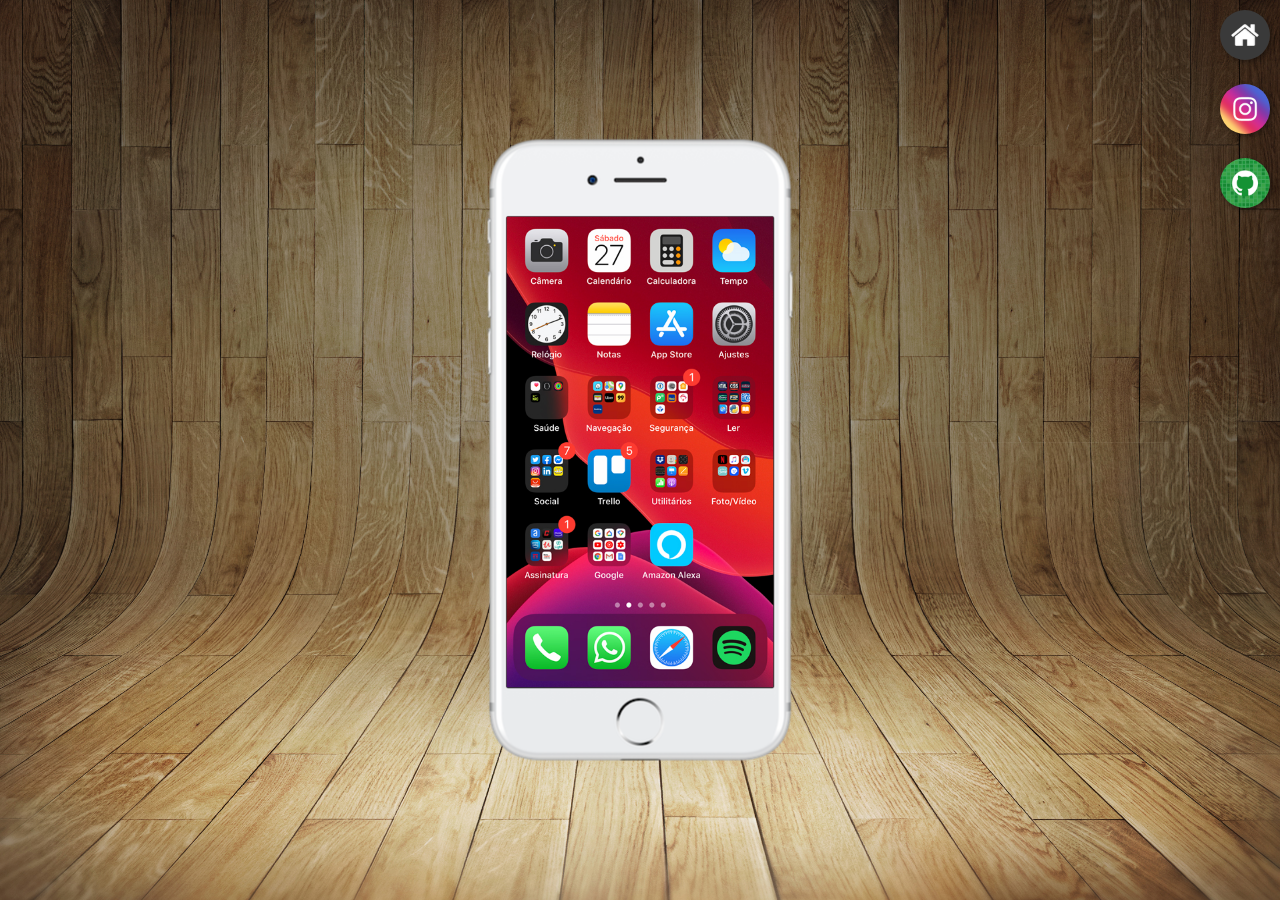
<file: index.html>
<!DOCTYPE html>
<html lang="pt-br">
<head>
    <meta charset="UTF-8">
    <meta http-equiv="X-UA-Compatible" content="IE=edge">
    <meta name="viewport" content="width=device-width, initial-scale=1.0">
    <link rel="shortcut icon" href="favicon.ico" type="image/x-icon">
    <link rel="stylesheet" href="Estilos/style.css">
    <title>Projeto Rede Social</title>
</head>
<body>
    <main>
        <section id="telefone">
            <iframe src="home.html" name="tela" id="tela" frameborder="0">
                Seu navegador não é compatível com isso.
            </iframe>
        </section>
        <section id="redes-sociais">
            <a href="home.html" target="tela"><img src="imagens/logo-home.jpg" alt="Home"></a><br>
            <a href="instagram.html" target="tela"><img src="imagens/logo-instagram.jpg" alt="Instagram"></a><br>
            <a href="github.html" target="tela"><img src="imagens/logo-github.jpg" alt="Github"></a><br>
        </section>
    </main>
</body>
</html>
</file>
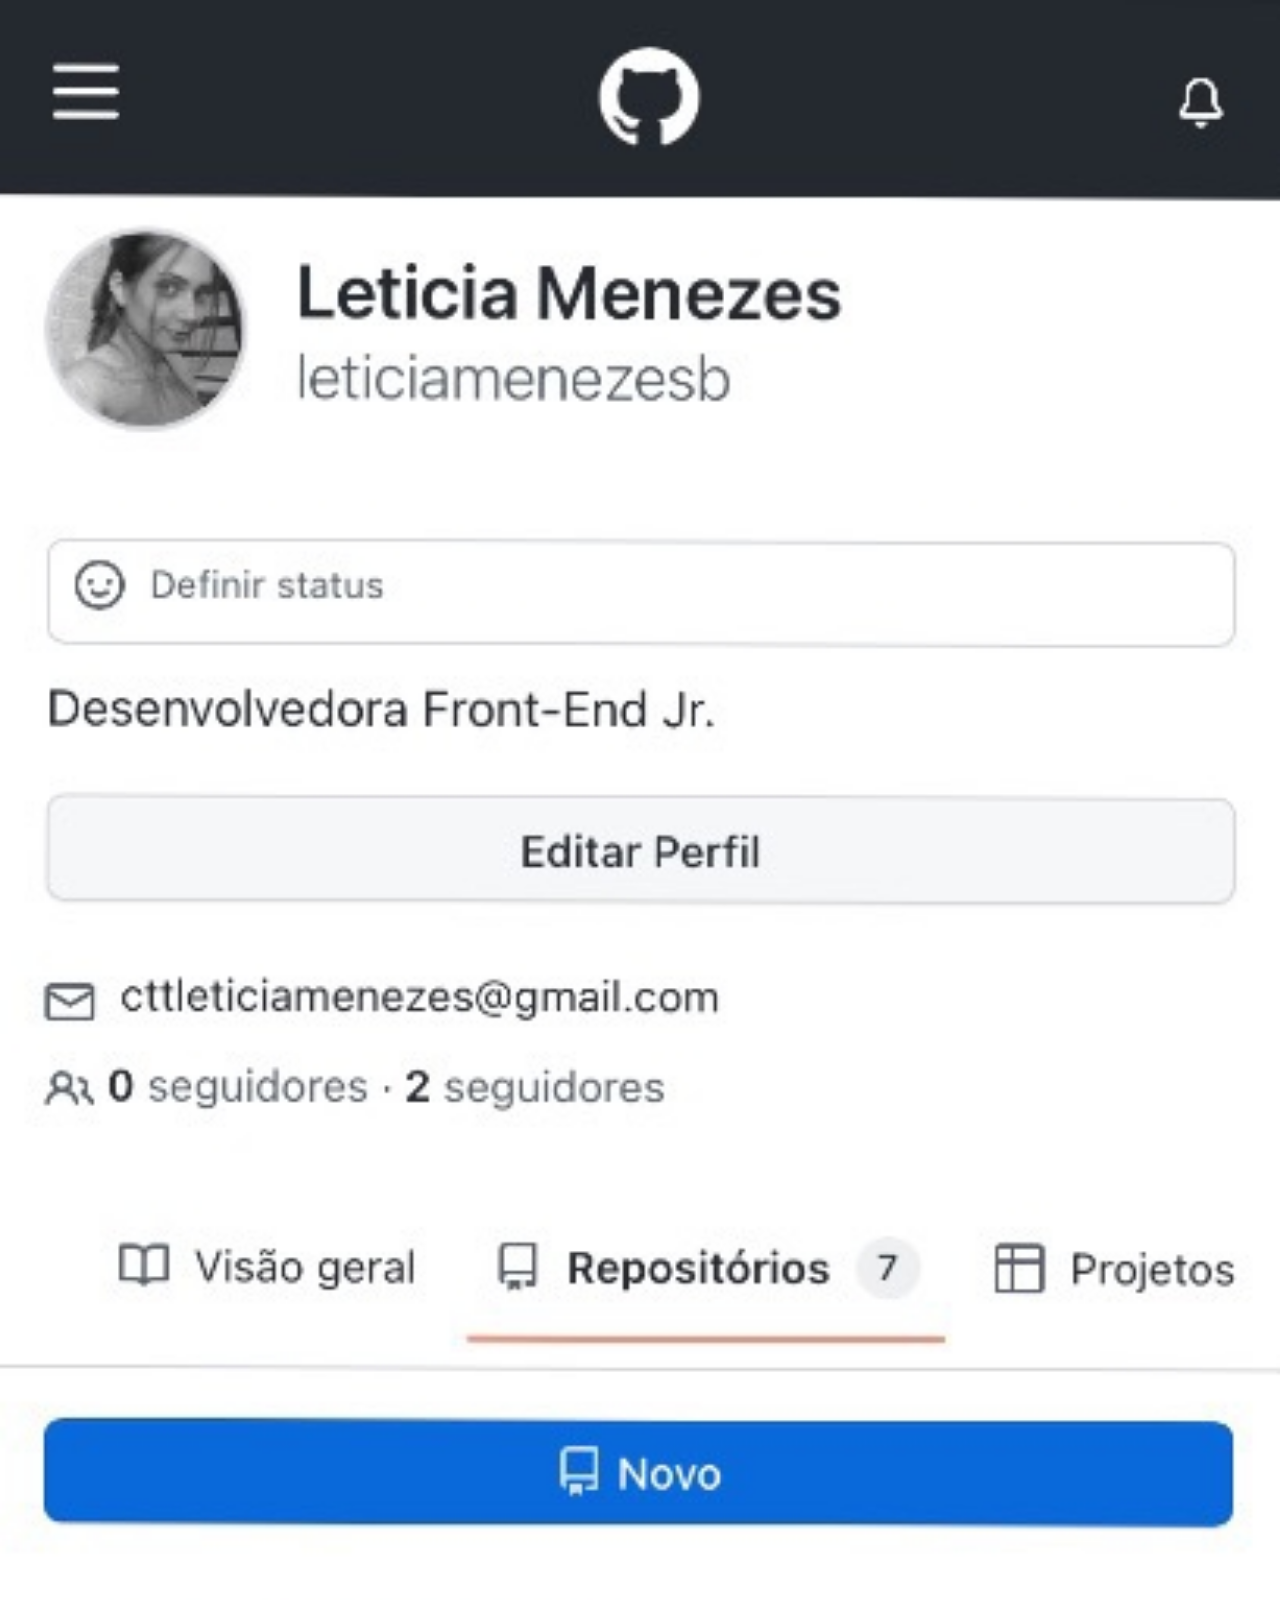
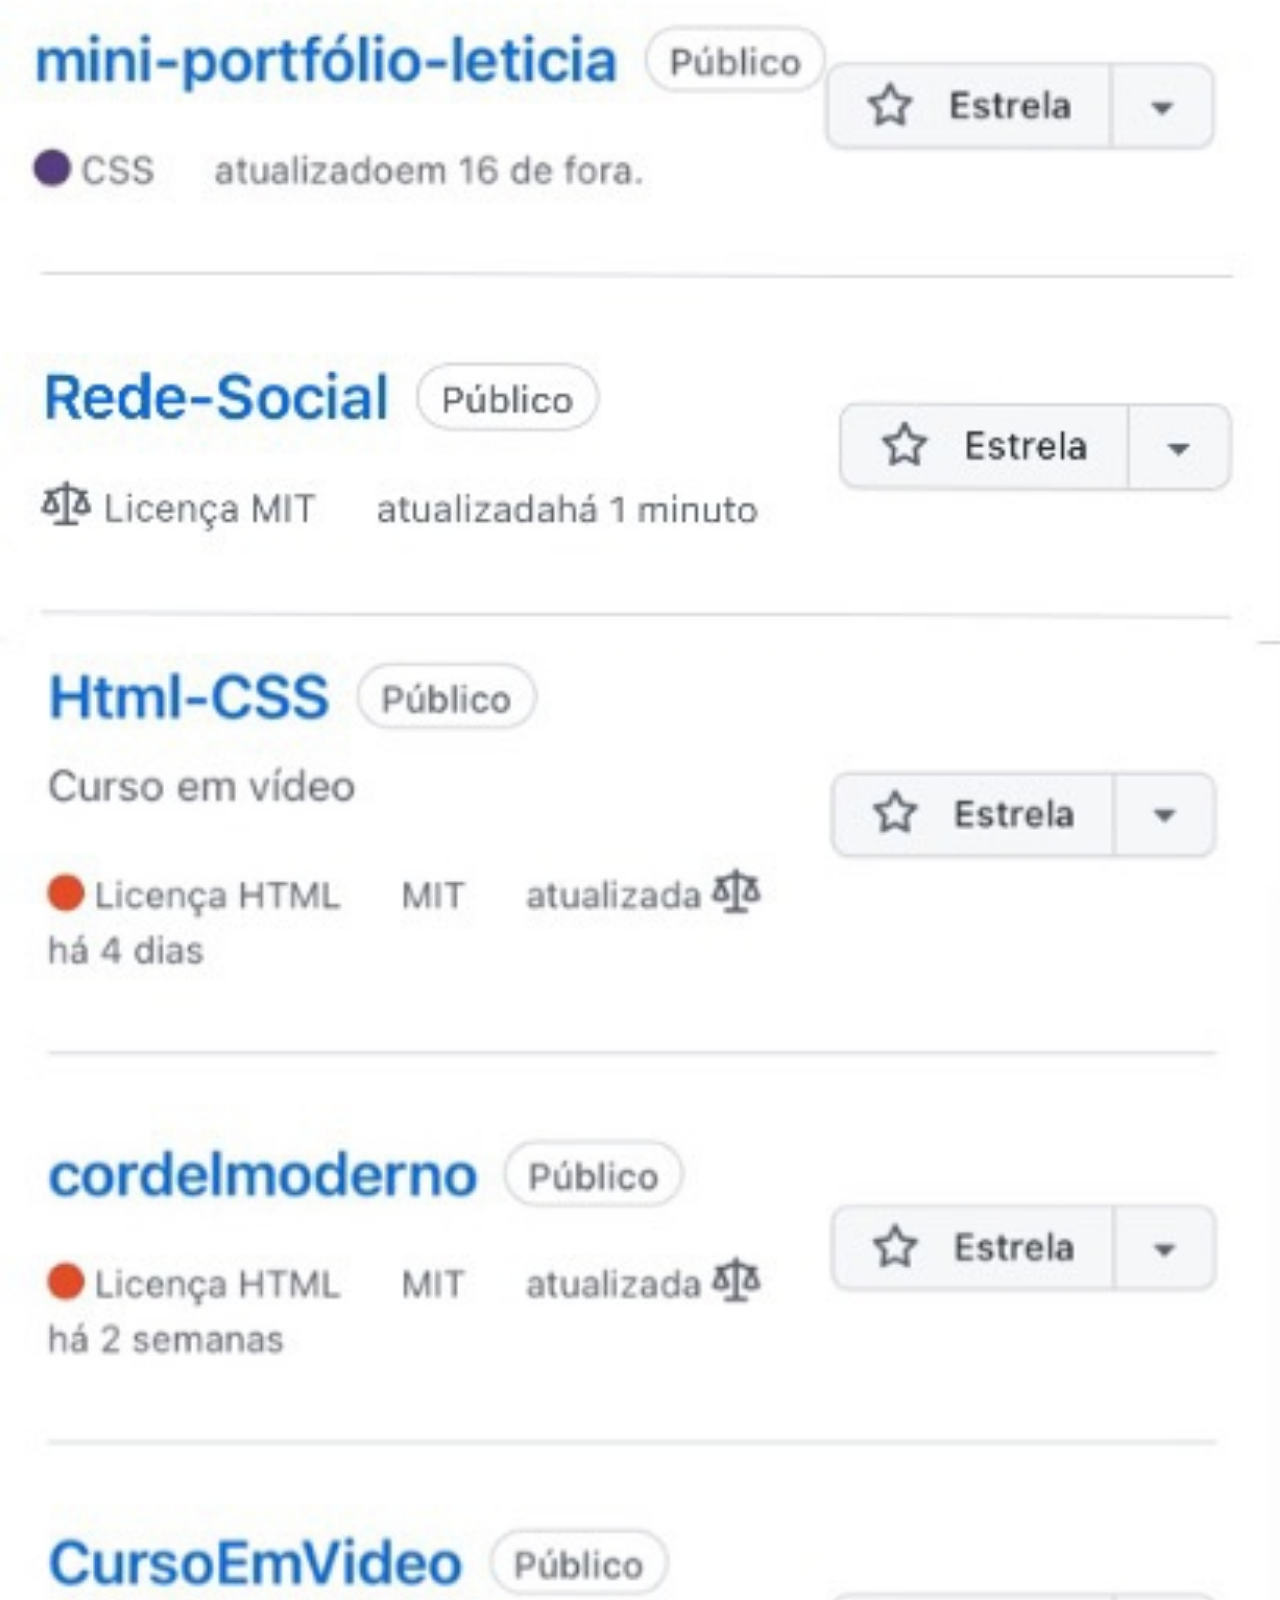
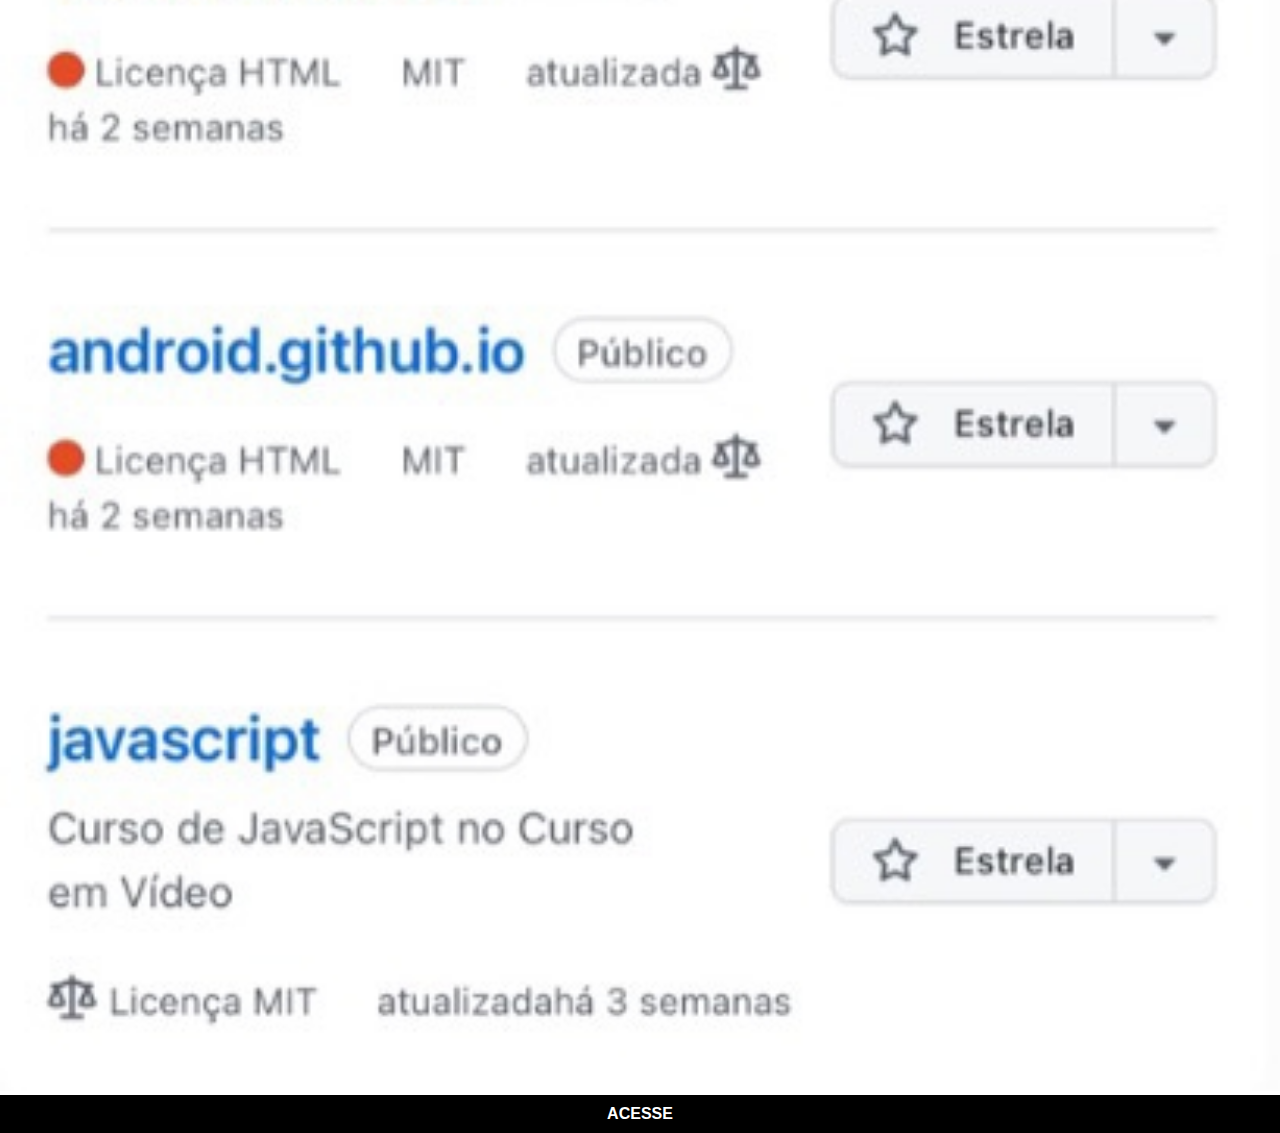
<file: github.html>
<!DOCTYPE html>
<html lang="pt-br">
<head>
    <meta charset="UTF-8">
    <meta http-equiv="X-UA-Compatible" content="IE=edge">
    <meta name="viewport" content="width=device-width, initial-scale=1.0">
    <link rel="stylesheet" href="Estilos/social.css">
    <title>GitHub</title>
</head>
<body>
    <img src="imagens/perfil-github.jpeg" alt="GitHub">
    <a href="https://github.com/leticiamenezesb" target="_blank">ACESSE</a>
</body>
</html>
</file>
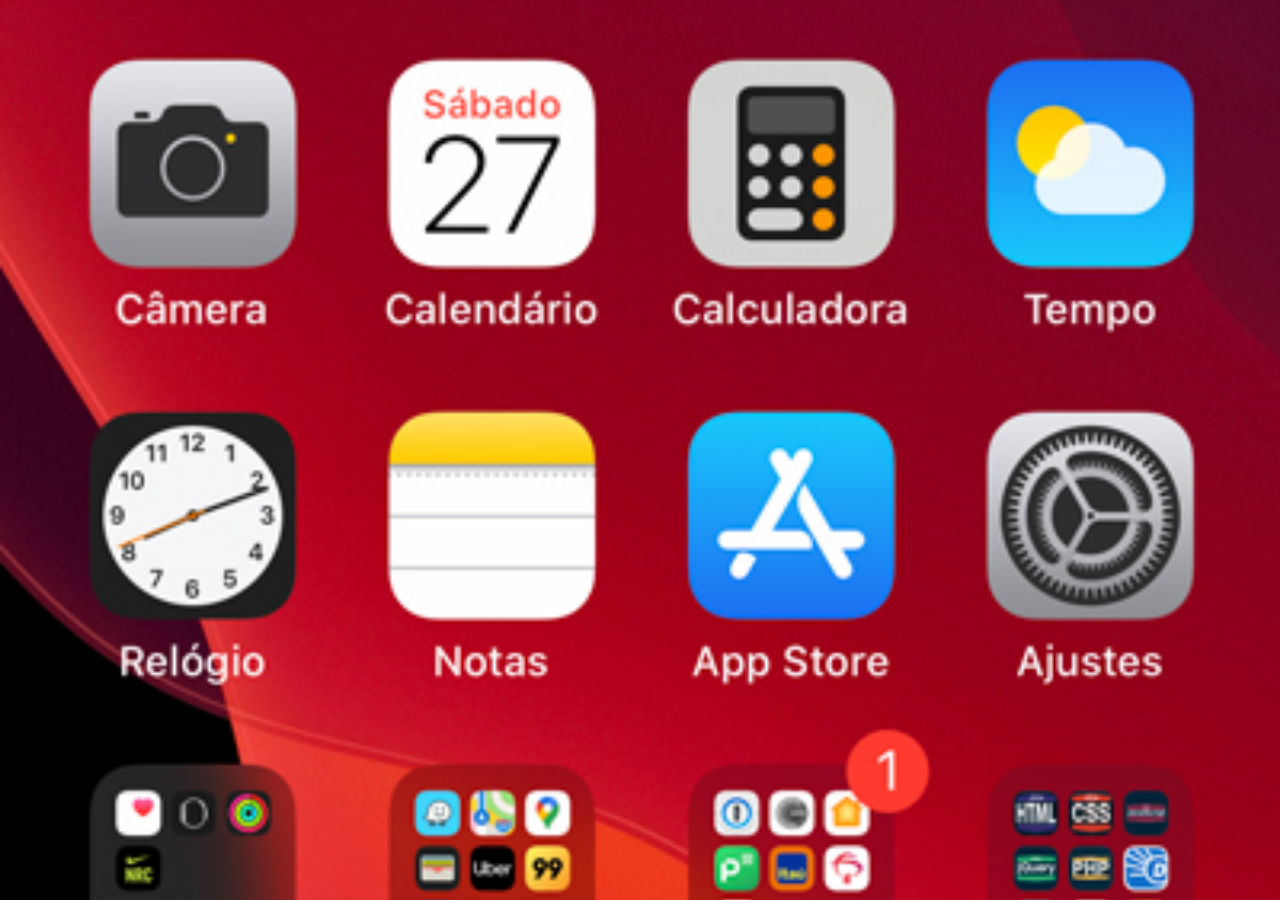
<file: home.html>
<!DOCTYPE html>
<html lang="pt-br7">
<head>
    <meta charset="UTF-8">
    <meta http-equiv="X-UA-Compatible" content="IE=edge">
    <meta name="viewport" content="width=device-width, initial-scale=1.0">
    <title>Home</title>
</head>
<style>
    * {
        margin: 0px;
        padding: 0px;
    }

    body {
        width: 100vw;
        height: 100vh;
        background: black url('imagens/tela-home.jpg') no-repeat top center;
        background-size: cover;
    }
</style>
<body>
    
</body>
</html>
</file>
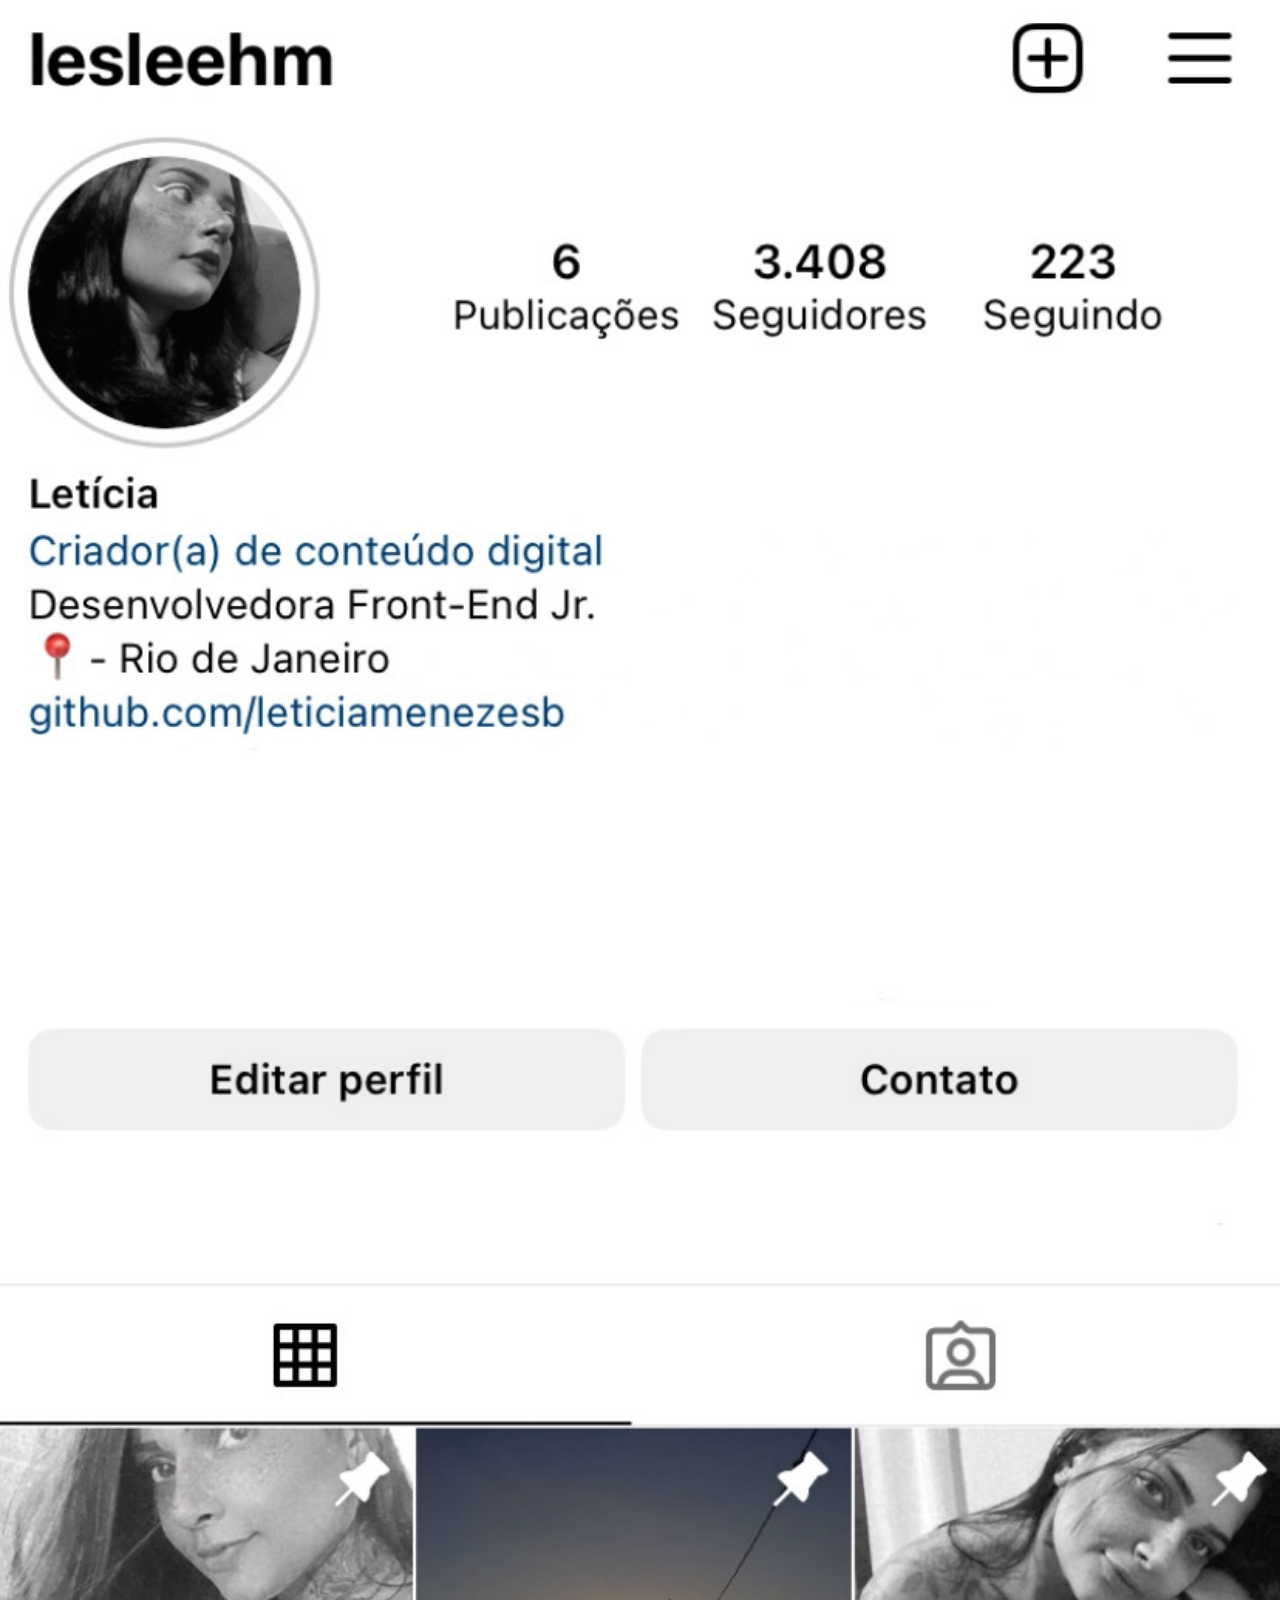
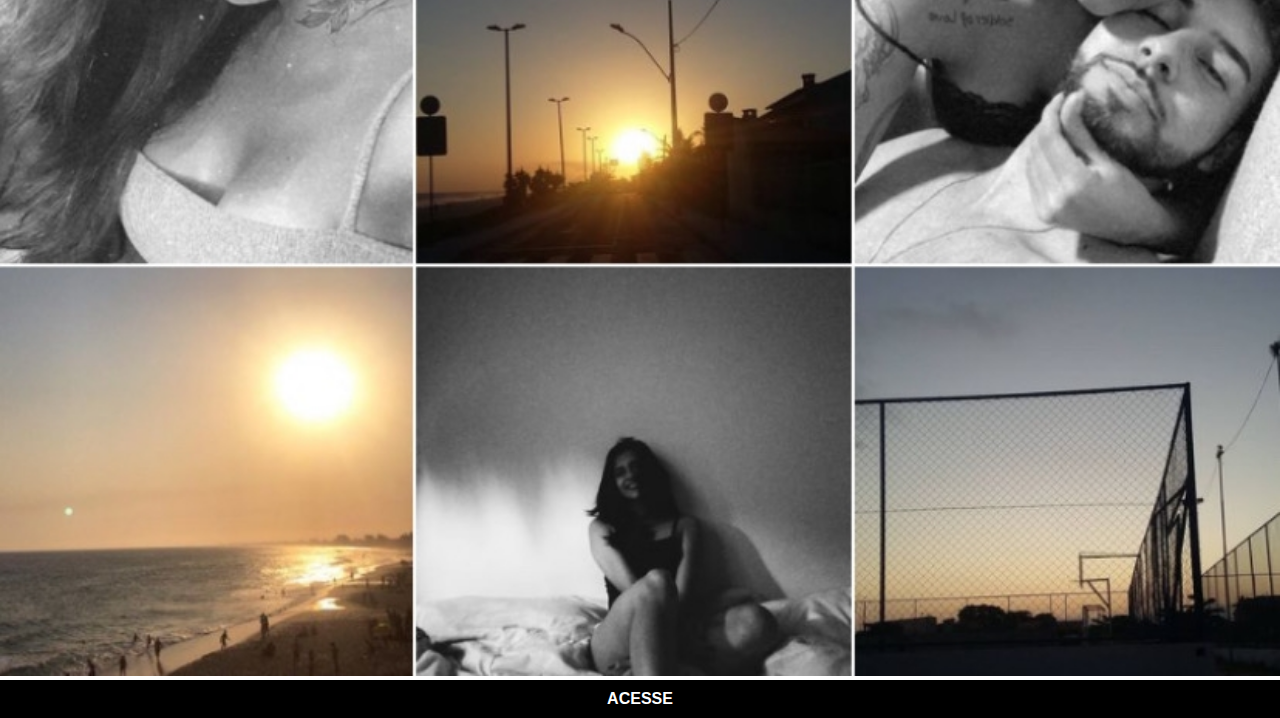
<file: instagram.html>
<!DOCTYPE html>
<html lang="pt-br">
<head>
    <meta charset="UTF-8">
    <meta http-equiv="X-UA-Compatible" content="IE=edge">
    <meta name="viewport" content="width=device-width, initial-scale=1.0">
    <link rel="stylesheet" href="Estilos/social.css">
    <title>Instagram</title>
</head>
<body>
    <img src="imagens/perfil-instagram.jpeg" alt="Instagram">
    <a href="https://www.instagram.com/lesleehm/" target="_blank">ACESSE</a>
</body>
</html>
</file>
<file: Estilos/style.css>
@charset "UTF-8";

* {
    margin: 0px;
    padding: 0px;
    font-family: Arial, Helvetica, sans-serif;
}

html, body {
    height: 100vh;
    width: 100vw;
    
}

body {
    background: url('../imagens/fundo-madeira.jpg') no-repeat top center;
    background-size: cover;
    background-attachment: fixed;

}

main {
    position: relative;
    height: 100vh;
    
}

section#telefone {
    position: absolute;
    top: 50%;
    left: 50%;
    transform: translate(-50%, -50%);

    height: 627px;
    width: 311px;
    background-color: blue;
    background: url('../imagens/frame-iphone.png') no-repeat;
}

iframe#tela {
    position: relative;
    top: 80px;
    left: 22px;
    width: 267px;
    height: 471px;
}

section#redes-sociais {
    text-align: right;
}

section#redes-sociais img {
    width: 50px;
    margin: 10px;
    border-radius: 50%;
    box-shadow: 2px 2px 5px rgba(0, 0, 0, 0.400);
    box-sizing: border-box;
}

section#redes-sociais img:hover {
    border: 2px solid white;
    transform: translate(-3px, -3px);
    box-shadow: 5px 5px 10px rgba(0, 0, 0, 0.623);
    transition: transform 0.3s;
}
</file>
<file: Estilos/social.css>
@charset "UTF-8";

*{
    margin: 0px;
    padding: 0px;
    font-family: Arial, Helvetica, sans-serif;
}

::-webkit-scrollbar {
    width: 0px;
    height: 0px;
}

img {
    width: 100vw;
}

a {
    display: block;
    background-color: black;
    color: white;
    padding: 10px;
    text-align: center;
    font-weight: bolder;
    text-decoration: none;
}

a:hover {
    background-color: gray;
}
</file>
